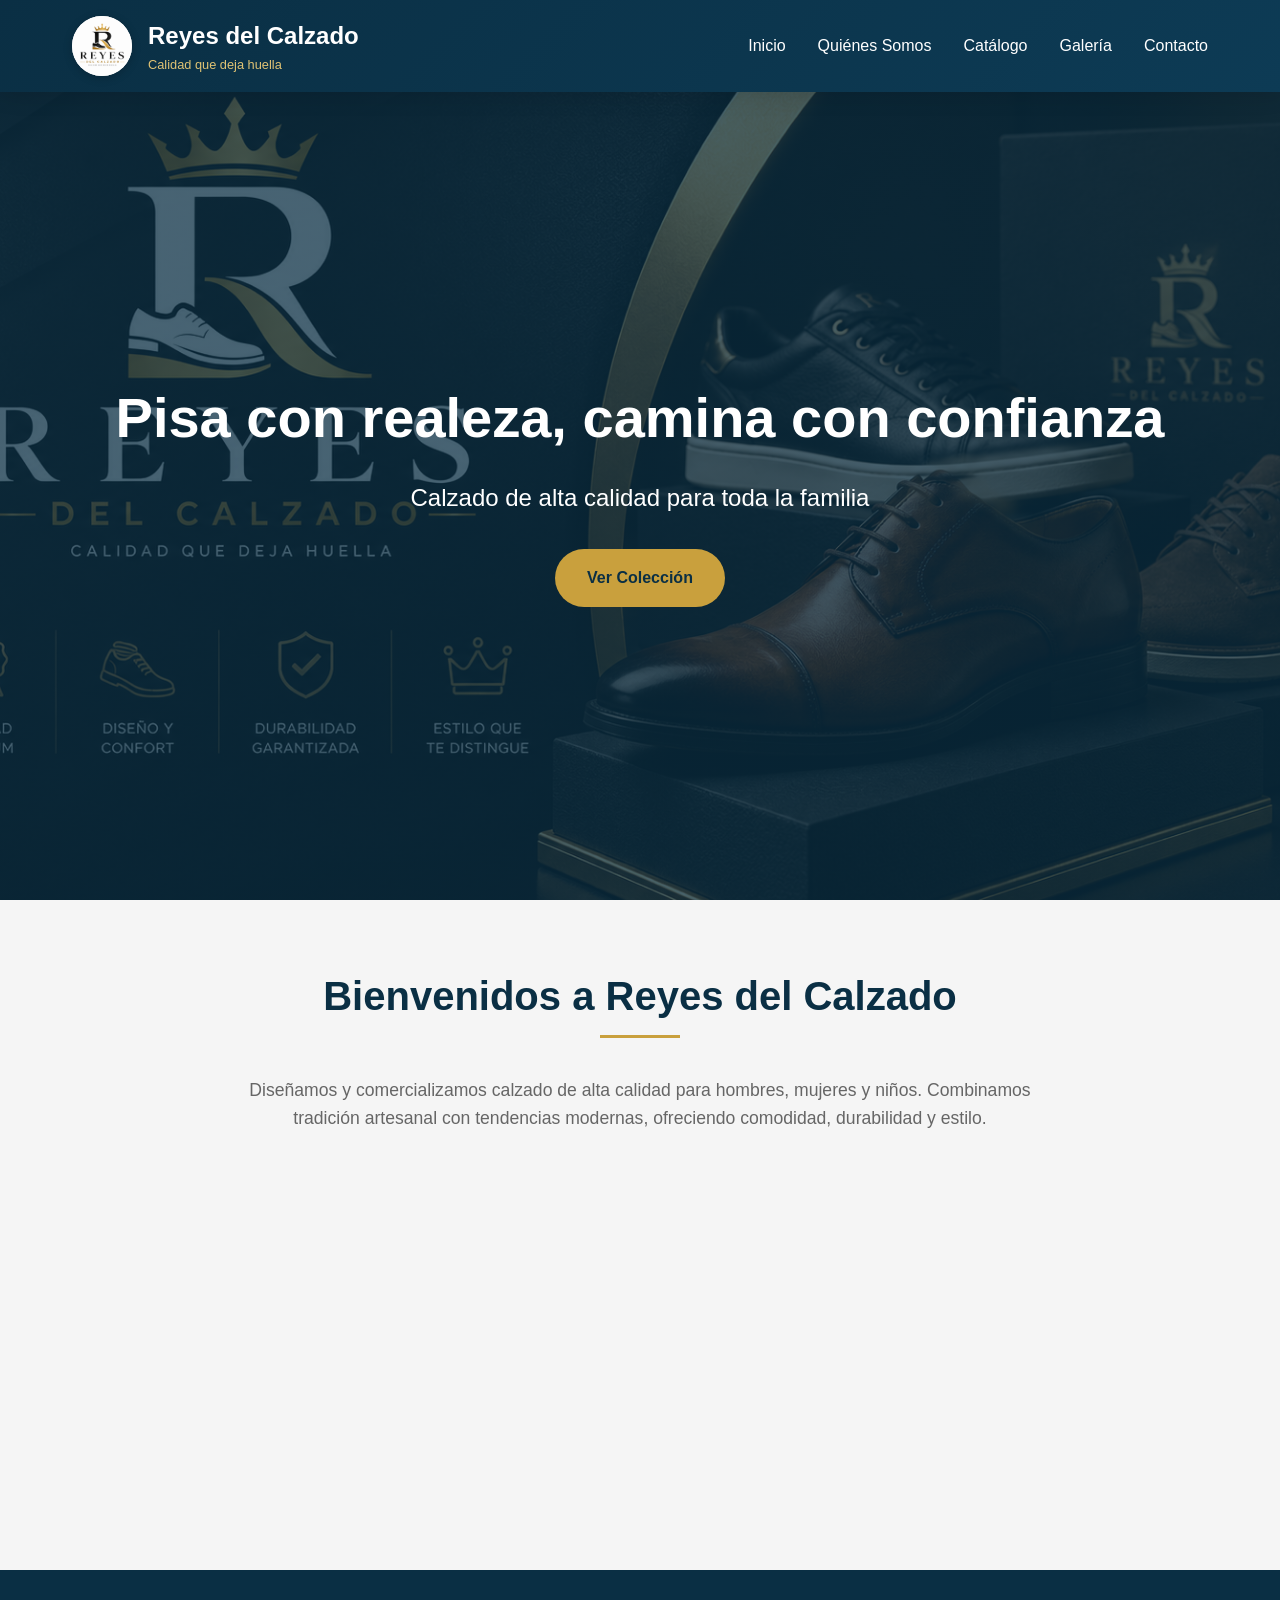
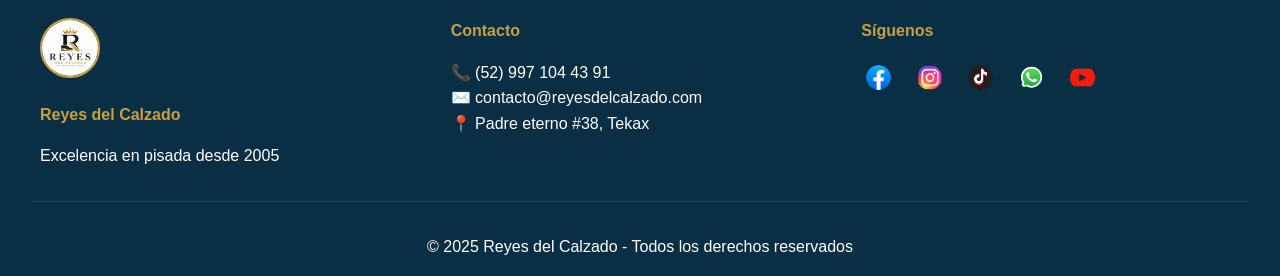
<file: index.html>
<!DOCTYPE html>
<html lang="es">
<head>
    <meta charset="UTF-8">
    <meta name="viewport" content="width=device-width, initial-scale=1.0">
    <title>Reyes del Calzado | Inicio</title>
    <link rel="stylesheet" href="css/style.css">
    <link rel="stylesheet" href="css/inicio.css">
</head>
<body>
    <header class="header">
        <div class="nav-container">
            <div class="logo">
                <div class="logo-img">
                    <img src="img/Logo-Reyes-del-calzado.png" alt="Logo Reyes del Calzado">
                </div>
                <div>
                    <h1>Reyes del Calzado</h1>
                    <p>Calidad que deja huella</p>
                </div>
            </div>
            <div class="hamburger">
                <span></span>
                <span></span>
                <span></span>
            </div>
            <nav>
                <ul class="nav-menu">
                    <li><a href="index.html">Inicio</a></li>
                    <li><a href="quienes-somos.html">Quiénes Somos</a></li>
                    <li><a href="catalogo.html">Catálogo</a></li>
                    <li><a href="galeria.html">Galería</a></li>
                    <li><a href="contacto.html">Contacto</a></li>
                </ul>
            </nav>
        </div>
    </header>

    <main>
        <section class="hero">
            <div class="hero-content">
                <h1>Pisa con realeza, camina con confianza</h1>
                <p>Calzado de alta calidad para toda la familia</p>
                <a href="catalogo.html" class="btn">Ver Colección</a>
            </div>
        </section>

        <section class="main-content">
            <div class="welcome-section">
                <h2>Bienvenidos a Reyes del Calzado</h2>
                <p>Diseñamos y comercializamos calzado de alta calidad para hombres, mujeres y niños. Combinamos tradición artesanal con tendencias modernas, ofreciendo comodidad, durabilidad y estilo.</p>
            </div>

            <div class="features">
                <div class="feature-card">
                    <div class="feature-icon">👞</div>
                    <h3>Calidad Premium</h3>
                    <p>Materiales seleccionados y acabados perfectos</p>
                </div>
                <div class="feature-card">
                    <div class="feature-icon">🚚</div>
                    <h3>Envíos Gratis</h3>
                    <p>Entregas a todo México sin costo adicional</p>
                </div>
                <div class="feature-card">
                    <div class="feature-icon">🔄</div>
                    <h3>Garantía 30 días</h3>
                    <p>Satisfacción garantizada o te devolvemos tu dinero</p>
                </div>
                <div class="feature-card">
                    <div class="feature-icon">💳</div>
                    <h3>Meses sin intereses</h3>
                    <p>Paga cómodamente a 12 meses</p>
                </div>
            </div>
        </section>
    </main>

    <footer class="footer">
        <div class="footer-content">
            <div class="footer-section">
                <div class="footer-logo">
                    <img src="img/Logo-Reyes-del-calzado.png" alt="Reyes del Calzado" class="footer-logo-img">
                </div>
                <h4>Reyes del Calzado</h4>
                <p>Excelencia en pisada desde 2005</p>
            </div>
            <div class="footer-section">
                <h4>Contacto</h4>
                <p>📞 (52) 997 104 43 91</p>
                <p>✉️ contacto@reyesdelcalzado.com</p>
                <p>📍 Padre eterno #38, Tekax</p>
            </div>
            <div class="footer-section">
                <h4>Síguenos</h4>
                <div class="footer-social">
                    <a href="https://www.facebook.com/share/18cxKoMvYc/?mibextid=wwXIfr" target="_blank">
                        <img src="img/2021_Facebook_icon.png" alt="Facebook">
                    </a>
                    <a href="https://www.instagram.com/reyesdelcalzado1?igsh=amY1YTlkZ3p3cjBh&utm_source=qr" target="_blank">
                        <img src="img/Instagram-Logo-2016.png" alt="Instagram">
                    </a>
                    <a href="https://www.tiktok.com/@reyesdelcalzado?_r=1&_t=ZS-96dkFG7l9kI" target="_blank">
                        <img src="img/tiktok2.png" alt="TikTok">
                    </a>
                    <a href="https://wa.me/529971044391" target="_blank">
                        <img src="img/WhatsApp_icon.png" alt="WhatsApp">
                    </a>
                    <a href="https://youtube.com/@reyescalzado?si=844AtB_hsozK7NSe" target="_blank">
                        <img src="img/174883.png" alt="YouTube">
                    </a>
                </div>
            </div>
        </div>
        <div class="footer-bottom">
            <p>&copy; 2025 Reyes del Calzado - Todos los derechos reservados</p>
        </div>
    </footer>

    <div id="logoModal" class="modal">
        <div class="modal-content">
            <span class="close-modal">&times;</span>
            <img src="img/Logo-Reyes-del-calzado.png" alt="Logo Reyes del Calzado - Ampliado" id="modalLogoImg">
        </div>
    </div>

    <script src="js/main.js"></script>
</body>
</html>
</file>
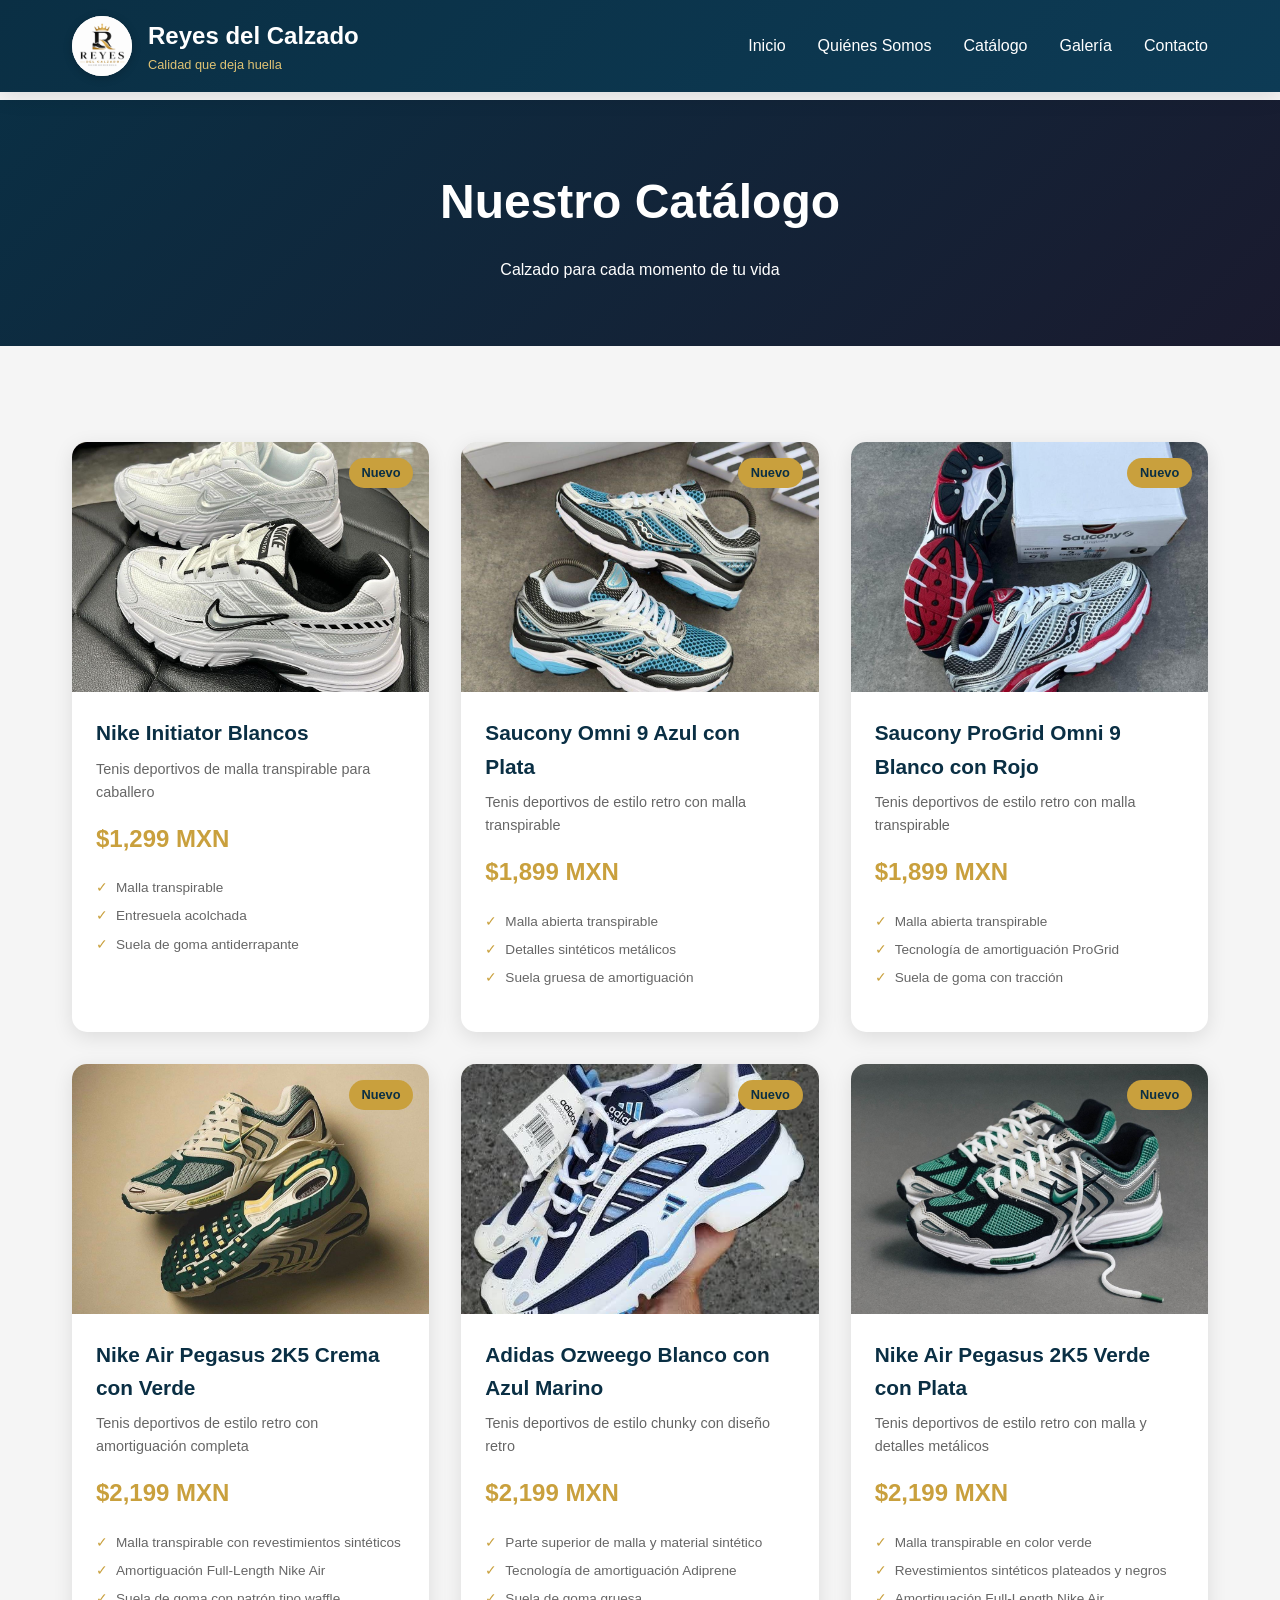
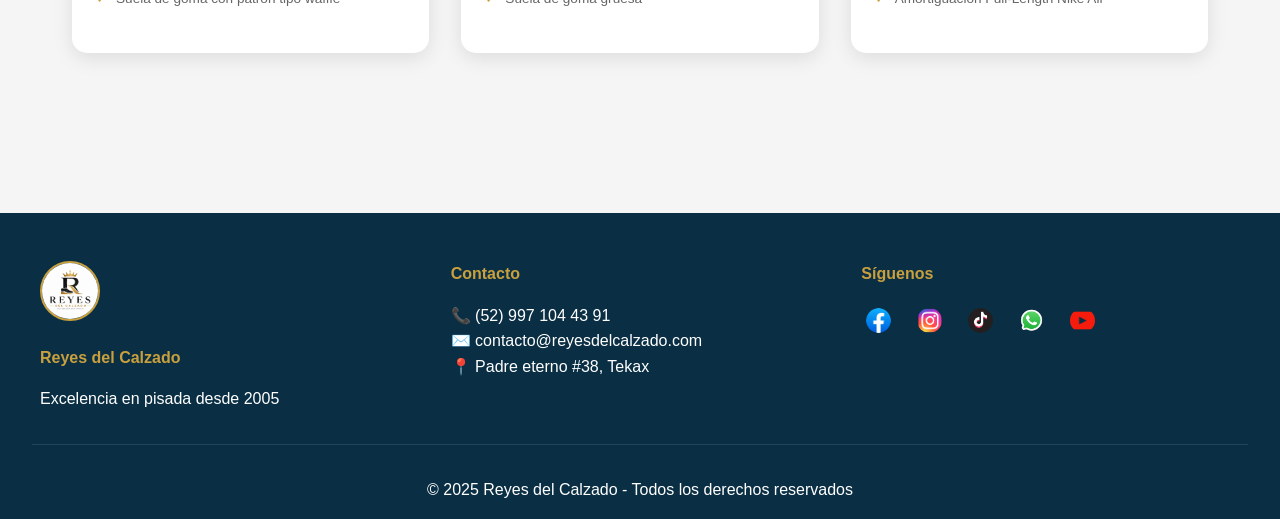
<file: catalogo.html>
<!DOCTYPE html>
<html lang="es">
<head>
    <meta charset="UTF-8">
    <meta name="viewport" content="width=device-width, initial-scale=1.0">
    <title>Reyes del Calzado | Catálogo</title>
    <link rel="stylesheet" href="css/style.css">
    <link rel="stylesheet" href="css/catalogo.css">
</head>
<body>
    <header class="header">
        <div class="nav-container">
            <div class="logo">
                <div class="logo-img">
                    <img src="img/Logo-Reyes-del-calzado.png" alt="Logo Reyes del Calzado">
                </div>
                <div>
                    <h1>Reyes del Calzado</h1>
                    <p>Calidad que deja huella</p>
                </div>
            </div>
            <div class="hamburger">
                <span></span>
                <span></span>
                <span></span>
            </div>
            <nav>
                <ul class="nav-menu">
                    <li><a href="index.html">Inicio</a></li>
                    <li><a href="quienes-somos.html">Quiénes Somos</a></li>
                    <li><a href="catalogo.html">Catálogo</a></li>
                    <li><a href="galeria.html">Galería</a></li>
                    <li><a href="contacto.html">Contacto</a></li>
                </ul>
            </nav>
        </div>
    </header>

    <main style="margin-top: 100px;">
        <section class="catalogo-hero">
            <h1>Nuestro Catálogo</h1>
            <p>Calzado para cada momento de tu vida</p>
        </section>

        <section class="main-content">
            <div class="productos-grid" id="productos-container"></div>
        </section>
    </main>

    <footer class="footer">
        <div class="footer-content">
            <div class="footer-section">
                <div class="footer-logo">
                    <img src="img/Logo-Reyes-del-calzado.png" alt="Reyes del Calzado" class="footer-logo-img">
                </div>
                <h4>Reyes del Calzado</h4>
                <p>Excelencia en pisada desde 2005</p>
            </div>
            <div class="footer-section">
                <h4>Contacto</h4>
                <p>📞 (52) 997 104 43 91</p>
                <p>✉️ contacto@reyesdelcalzado.com</p>
                <p>📍 Padre eterno #38, Tekax</p>
            </div>
            <div class="footer-section">
                <h4>Síguenos</h4>
                <div class="footer-social">
                    <a href="https://www.facebook.com/ReyesDelCalzadoOficial" target="_blank">
                        <img src="img/2021_Facebook_icon.png" alt="Facebook">
                    </a>
                    <a href="https://www.instagram.com/reyesdelcalzado/" target="_blank">
                        <img src="img/Instagram-Logo-2016.png" alt="Instagram">
                    </a>
                    <a href="https://www.tiktok.com/@reyesdelcalzado" target="_blank">
                        <img src="img/tiktok2.png" alt="TikTok">
                    </a>
                    <a href="https://wa.me/529971044391" target="_blank">
                        <img src="img/WhatsApp_icon.png" alt="WhatsApp">
                    </a>
                    <a href="https://www.youtube.com/@ReyesDelCalzado" target="_blank">
                        <img src="img/174883.png" alt="YouTube">
                    </a>
                </div>
            </div>
        </div>
        <div class="footer-bottom">
            <p>&copy; 2025 Reyes del Calzado - Todos los derechos reservados</p>
        </div>
    </footer>

    <div id="logoModal" class="modal">
        <div class="modal-content">
            <span class="close-modal">&times;</span>
            <img src="img/Logo-Reyes-del-calzado.png" alt="Logo Reyes del Calzado - Ampliado" id="modalLogoImg">
        </div>
    </div>

    <script src="js/main.js"></script>
</body>
</html>
</file>
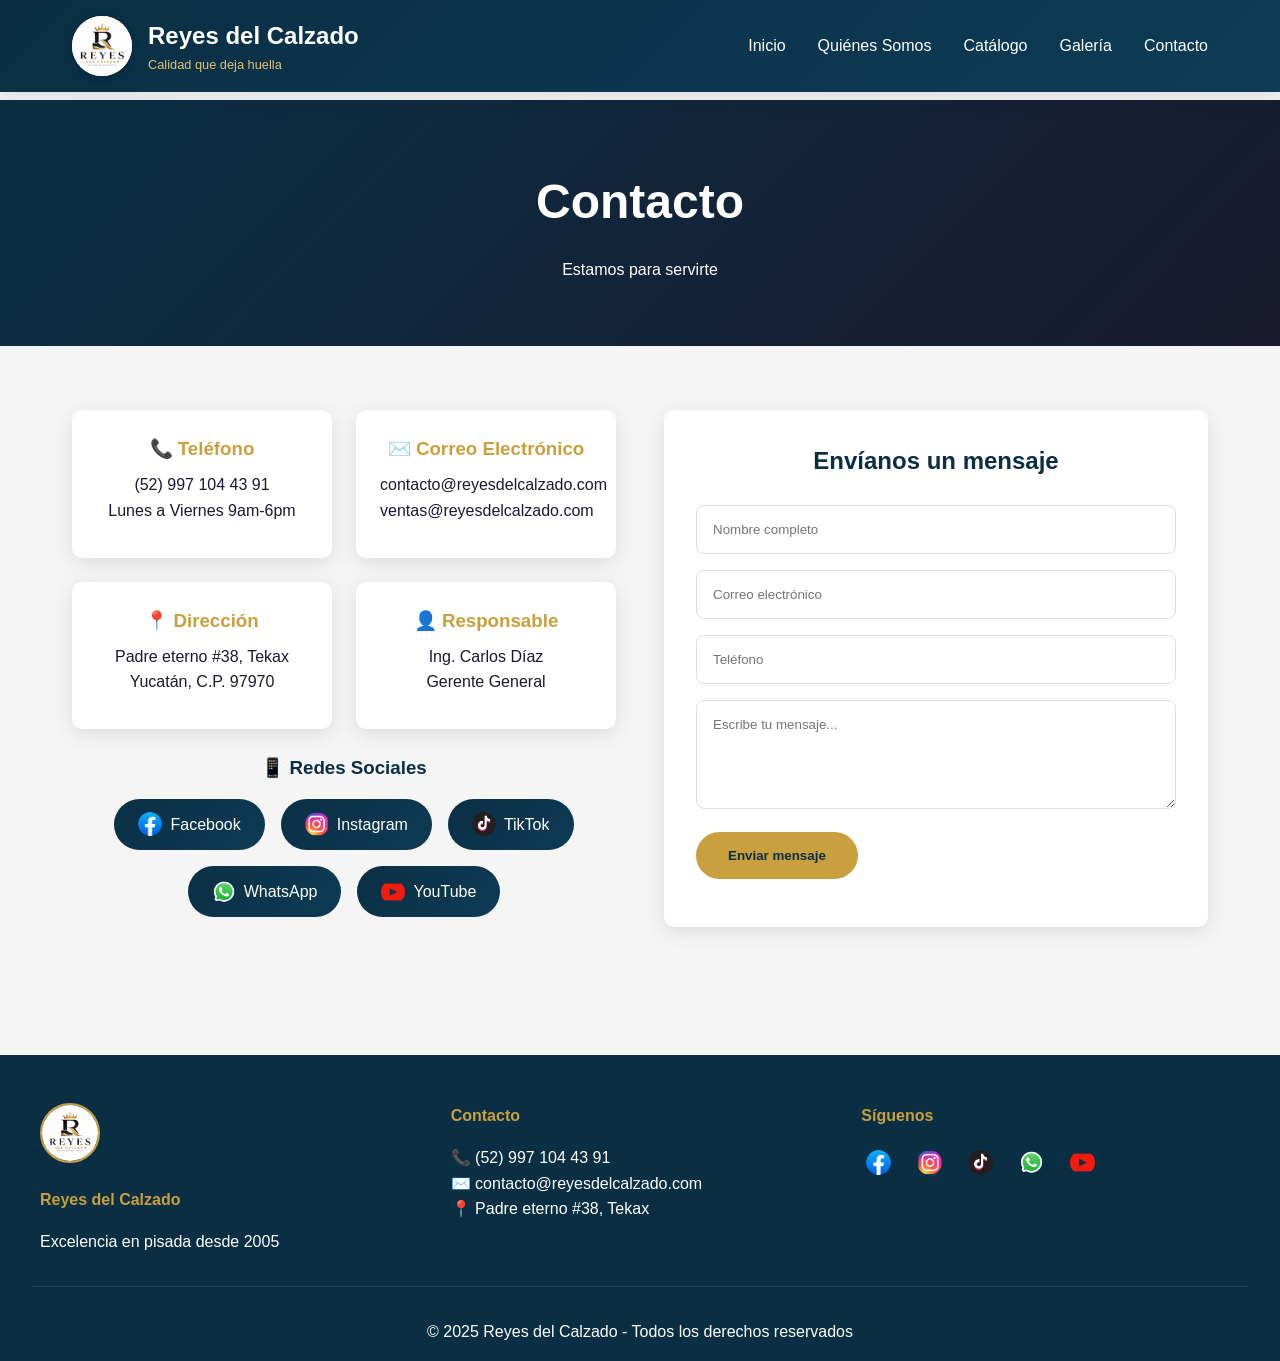
<file: contacto.html>
<!DOCTYPE html>
<html lang="es">
<head>
    <meta charset="UTF-8">
    <meta name="viewport" content="width=device-width, initial-scale=1.0">
    <title>Reyes del Calzado | Contacto</title>
    <link rel="stylesheet" href="css/style.css">
    <link rel="stylesheet" href="css/contacto.css">
</head>
<body>
    <header class="header">
        <div class="nav-container">
            <div class="logo">
                <div class="logo-img">
                    <img src="img/Logo-Reyes-del-calzado.png" alt="Logo Reyes del Calzado">
                </div>
                <div>
                    <h1>Reyes del Calzado</h1>
                    <p>Calidad que deja huella</p>
                </div>
            </div>
            <div class="hamburger">
                <span></span>
                <span></span>
                <span></span>
            </div>
            <nav>
                <ul class="nav-menu">
                    <li><a href="index.html">Inicio</a></li>
                    <li><a href="quienes-somos.html">Quiénes Somos</a></li>
                    <li><a href="catalogo.html">Catálogo</a></li>
                    <li><a href="galeria.html">Galería</a></li>
                    <li><a href="contacto.html">Contacto</a></li>
                </ul>
            </nav>
        </div>
    </header>

    <main style="margin-top: 100px;">
        <section class="contacto-hero">
            <h1>Contacto</h1>
            <p>Estamos para servirte</p>
        </section>

        <section class="main-content">
            <div class="contacto-container">
                <div class="info-contacto">
                    <div class="info-card">
                        <h3>📞 Teléfono</h3>
                        <p>(52) 997 104 43 91</p>
                        <p>Lunes a Viernes 9am-6pm</p>
                    </div>
                    <div class="info-card">
                        <h3>✉️ Correo Electrónico</h3>
                        <p>contacto@reyesdelcalzado.com</p>
                        <p>ventas@reyesdelcalzado.com</p>
                    </div>
                    <div class="info-card">
                        <h3>📍 Dirección</h3>
                        <p>Padre eterno #38, Tekax</p>
                        <p>Yucatán, C.P. 97970</p>
                    </div>
                    <div class="info-card">
                        <h3>👤 Responsable</h3>
                        <p>Ing. Carlos Díaz</p>
                        <p>Gerente General</p>
                    </div>
                    <div class="social-links">
                        <h3>📱 Redes Sociales</h3>
                        <div class="social-buttons">
                            <a href="https://www.facebook.com/share/18cxKoMvYc/?mibextid=wwXIfr" target="_blank" class="social-btn">
                                <img src="img/2021_Facebook_icon.png" alt="Facebook" class="social-icon">
                                Facebook
                            </a>
                            <a href="https://www.instagram.com/reyesdelcalzado1?igsh=amY1YTlkZ3p3cjBh&utm_source=qr" target="_blank" class="social-btn">
                                <img src="img/Instagram-Logo-2016.png" alt="Instagram" class="social-icon">
                                Instagram
                            </a>
                            <a href="https://www.tiktok.com/@reyesdelcalzado?_r=1&_t=ZS-96dkFG7l9kI" target="_blank" class="social-btn">
                                <img src="img/tiktok2.png" alt="TikTok" class="social-icon">
                                TikTok
                            </a>
                            <a href="https://wa.me/529971044391" target="_blank" class="social-btn">
                                <img src="img/WhatsApp_icon.png" alt="WhatsApp" class="social-icon">
                                WhatsApp
                            </a>
                            <a href="https://youtube.com/@reyescalzado?si=844AtB_hsozK7NSe" target="_blank" class="social-btn">
                                <img src="img/174883.png" alt="YouTube" class="social-icon">
                                YouTube
                            </a>
                        </div>
                    </div>
                </div>

                <div class="formulario-contacto">
                    <h2>Envíanos un mensaje</h2>
                    <form id="contactForm">
                        <input type="text" id="nombre" placeholder="Nombre completo" required>
                        <input type="email" id="email" placeholder="Correo electrónico" required>
                        <input type="tel" id="telefono" placeholder="Teléfono">
                        <textarea id="mensaje" rows="5" placeholder="Escribe tu mensaje..." required></textarea>
                        <button type="submit" class="btn">Enviar mensaje</button>
                    </form>
                    <div id="form-mensaje" class="form-mensaje"></div>
                </div>
            </div>
        </section>
    </main>

    <footer class="footer">
        <div class="footer-content">
            <div class="footer-section">
                <div class="footer-logo">
                    <img src="img/Logo-Reyes-del-calzado.png" alt="Reyes del Calzado" class="footer-logo-img">
                </div>
                <h4>Reyes del Calzado</h4>
                <p>Excelencia en pisada desde 2005</p>
            </div>
            <div class="footer-section">
                <h4>Contacto</h4>
                <p>📞 (52) 997 104 43 91</p>
                <p>✉️ contacto@reyesdelcalzado.com</p>
                <p>📍 Padre eterno #38, Tekax</p>
            </div>
            <div class="footer-section">
                <h4>Síguenos</h4>
                <div class="footer-social">
                    <a href="https://www.facebook.com/share/18cxKoMvYc/?mibextid=wwXIfr" target="_blank">
                        <img src="img/2021_Facebook_icon.png" alt="Facebook">
                    </a>
                    <a href="https://www.instagram.com/reyesdelcalzado1?igsh=amY1YTlkZ3p3cjBh&utm_source=qr" target="_blank">
                        <img src="img/Instagram-Logo-2016.png" alt="Instagram">
                    </a>
                    <a href="https://www.tiktok.com/@reyesdelcalzado?_r=1&_t=ZS-96dkFG7l9kI" target="_blank">
                        <img src="img/tiktok2.png" alt="TikTok">
                    </a>
                    <a href="https://wa.me/529971044391" target="_blank">
                        <img src="img/WhatsApp_icon.png" alt="WhatsApp">
                    </a>
                    <a href="https://youtube.com/@reyescalzado?si=844AtB_hsozK7NSe" target="_blank">
                        <img src="img/174883.png" alt="YouTube">
                    </a>
                </div>
            </div>
        </div>
        <div class="footer-bottom">
            <p>&copy; 2025 Reyes del Calzado - Todos los derechos reservados</p>
        </div>
    </footer>

    <div id="logoModal" class="modal">
        <div class="modal-content">
            <span class="close-modal">&times;</span>
            <img src="img/Logo-Reyes-del-calzado.png" alt="Logo Reyes del Calzado - Ampliado" id="modalLogoImg">
        </div>
    </div>

    <script src="js/main.js"></script>
</body>
</html>
</file>
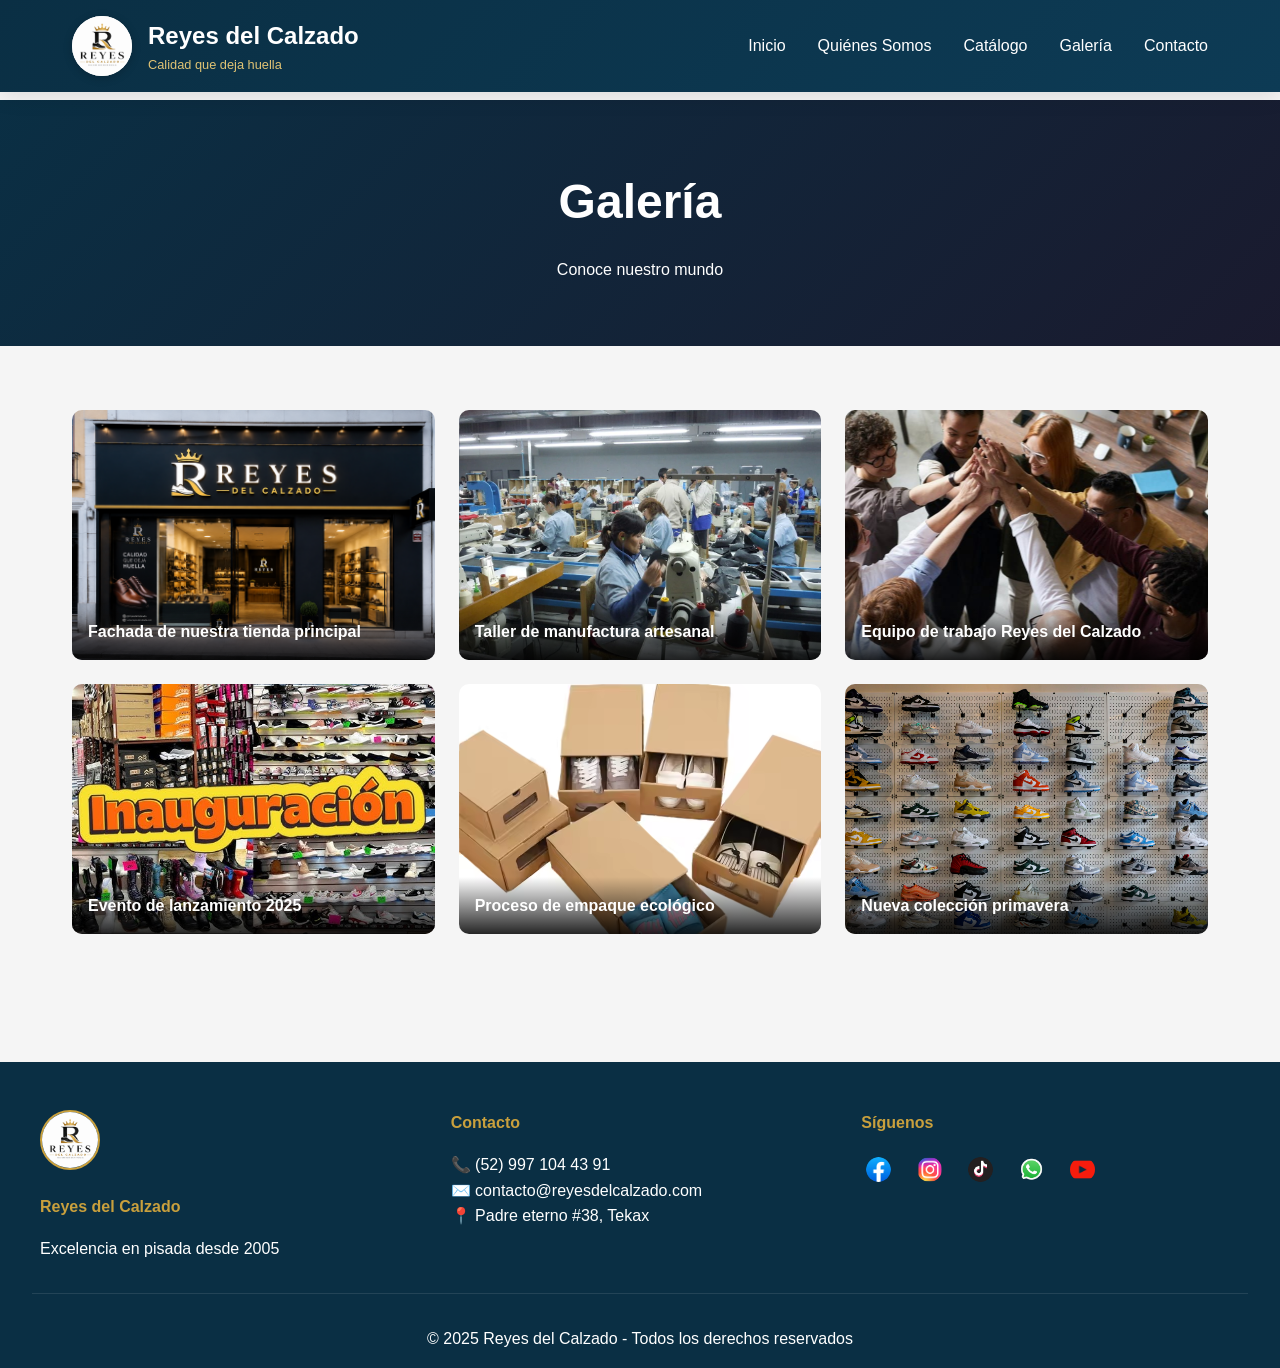
<file: galeria.html>
<!DOCTYPE html>
<html lang="es">
<head>
    <meta charset="UTF-8">
    <meta name="viewport" content="width=device-width, initial-scale=1.0">
    <title>Reyes del Calzado | Galería</title>
    <link rel="stylesheet" href="css/style.css">
    <link rel="stylesheet" href="css/galeria.css">
</head>
<body>
    <header class="header">
        <div class="nav-container">
            <div class="logo">
                <div class="logo-img">
                    <img src="img/Logo-Reyes-del-calzado.png" alt="Logo Reyes del Calzado">
                </div>
                <div>
                    <h1>Reyes del Calzado</h1>
                    <p>Calidad que deja huella</p>
                </div>
            </div>
            <div class="hamburger">
                <span></span>
                <span></span>
                <span></span>
            </div>
            <nav>
                <ul class="nav-menu">
                    <li><a href="index.html">Inicio</a></li>
                    <li><a href="quienes-somos.html">Quiénes Somos</a></li>
                    <li><a href="catalogo.html">Catálogo</a></li>
                    <li><a href="galeria.html">Galería</a></li>
                    <li><a href="contacto.html">Contacto</a></li>
                </ul>
            </nav>
        </div>
    </header>

    <main style="margin-top: 100px;">
        <section class="galeria-hero">
            <h1>Galería</h1>
            <p>Conoce nuestro mundo</p>
        </section>

        <section class="main-content">
            <div class="galeria-grid" id="galeria-container"></div>
        </section>
    </main>

    <footer class="footer">
        <div class="footer-content">
            <div class="footer-section">
                <div class="footer-logo">
                    <img src="img/Logo-Reyes-del-calzado.png" alt="Reyes del Calzado" class="footer-logo-img">
                </div>
                <h4>Reyes del Calzado</h4>
                <p>Excelencia en pisada desde 2005</p>
            </div>
            <div class="footer-section">
                <h4>Contacto</h4>
                <p>📞 (52) 997 104 43 91</p>
                <p>✉️ contacto@reyesdelcalzado.com</p>
                <p>📍 Padre eterno #38, Tekax</p>
            </div>
            <div class="footer-section">
                <h4>Síguenos</h4>
                <div class="footer-social">
                    <a href="https://www.facebook.com/share/18cxKoMvYc/?mibextid=wwXIfr" target="_blank">
                        <img src="img/2021_Facebook_icon.png" alt="Facebook">
                    </a>
                    <a href="https://www.instagram.com/reyesdelcalzado1?igsh=amY1YTlkZ3p3cjBh&utm_source=qr" target="_blank">
                        <img src="img/Instagram-Logo-2016.png" alt="Instagram">
                    </a>
                    <a href="https://www.tiktok.com/@reyesdelcalzado?_r=1&_t=ZS-96dkFG7l9kI" target="_blank">
                        <img src="img/tiktok2.png" alt="TikTok">
                    </a>
                    <a href="https://wa.me/529971044391" target="_blank">
                        <img src="img/WhatsApp_icon.png" alt="WhatsApp">
                    </a>
                    <a href="https://youtube.com/@reyescalzado?si=844AtB_hsozK7NSe" target="_blank">
                        <img src="img/174883.png" alt="YouTube">
                    </a>
                </div>
            </div>
        </div>
        <div class="footer-bottom">
            <p>&copy; 2025 Reyes del Calzado - Todos los derechos reservados</p>
        </div>
    </footer>

    <div id="logoModal" class="modal">
        <div class="modal-content">
            <span class="close-modal">&times;</span>
            <img src="img/Logo-Reyes-del-calzado.png" alt="Logo Reyes del Calzado - Ampliado" id="modalLogoImg">
        </div>
    </div>

    <script src="js/main.js"></script>
</body>
</html>
</file>
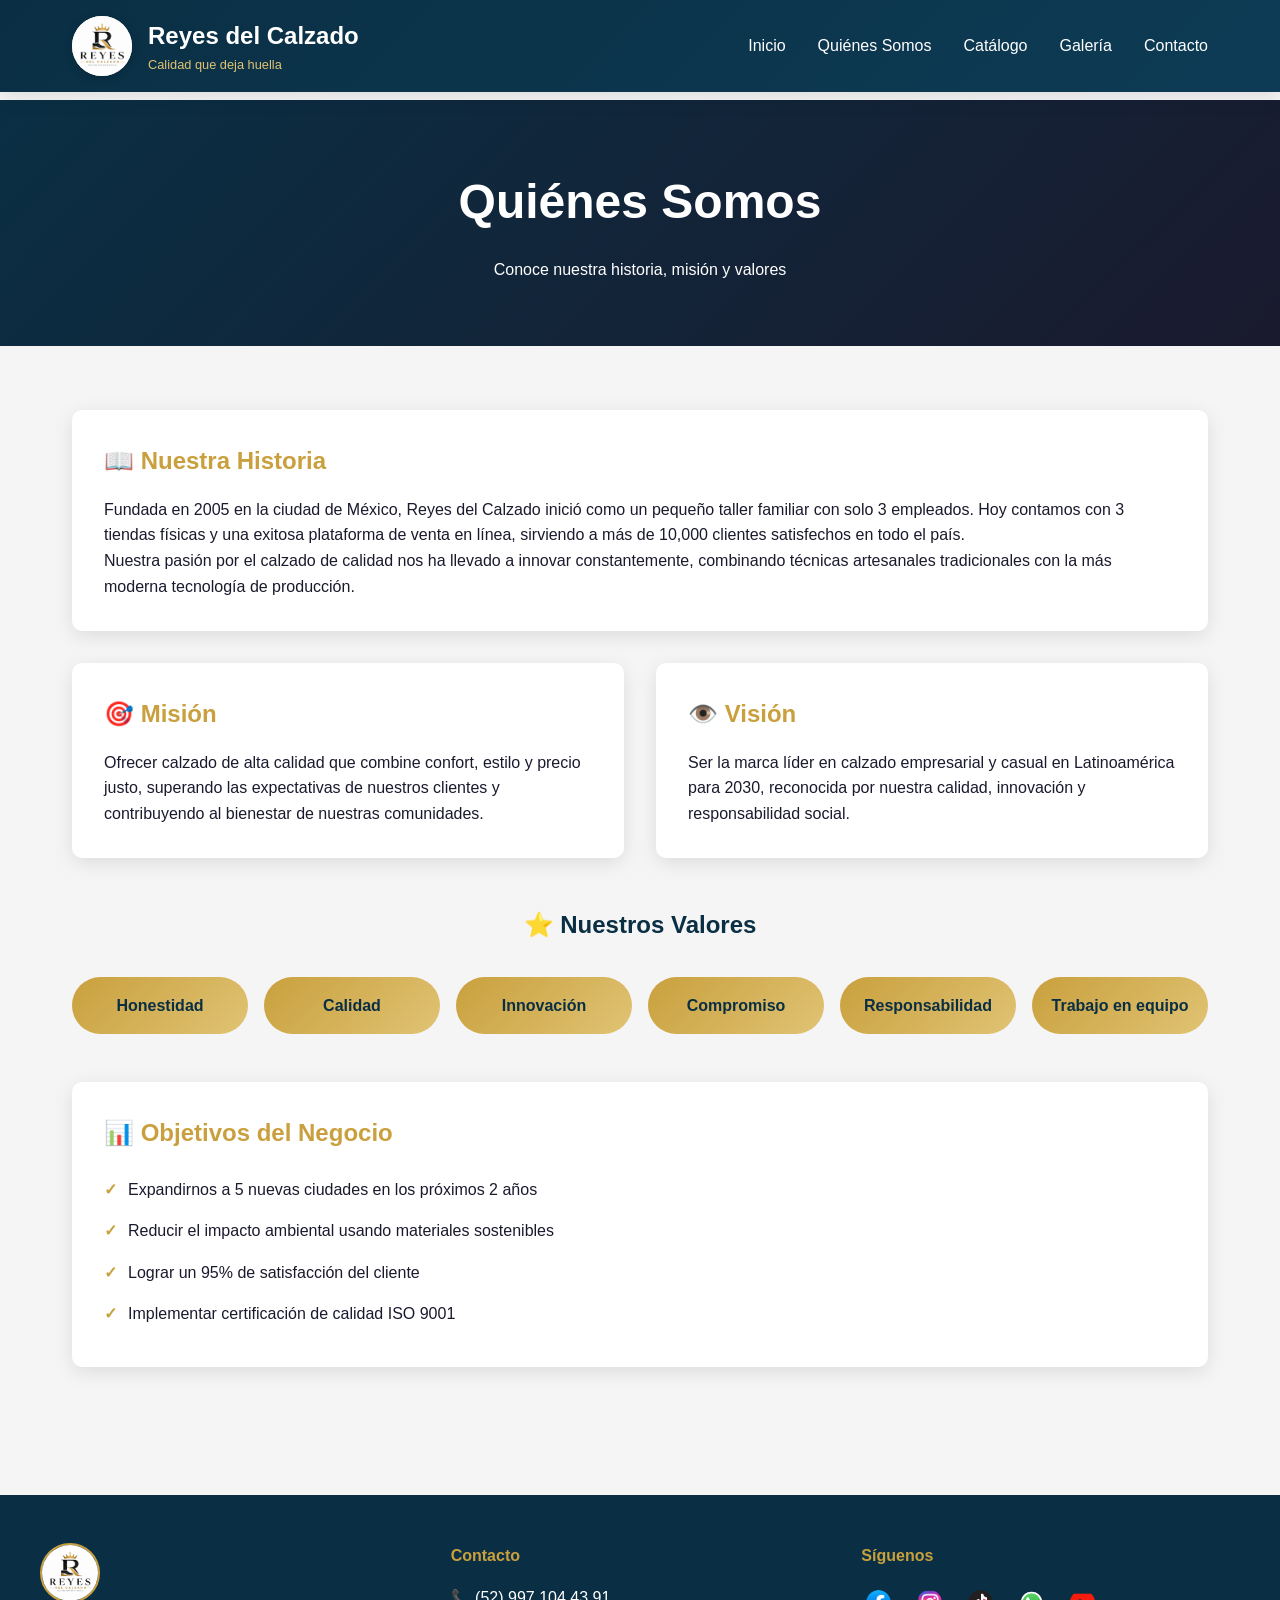
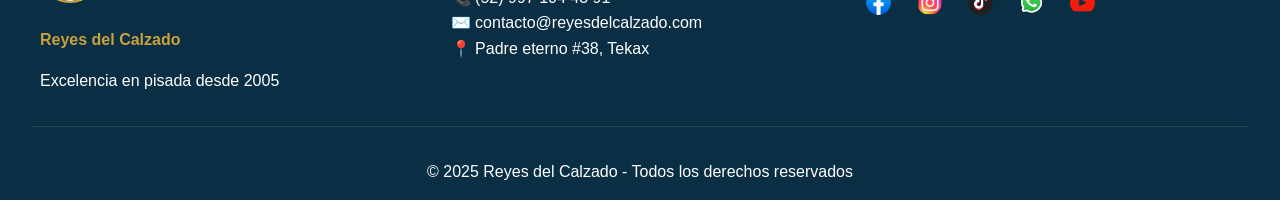
<file: quienes-somos.html>
<!DOCTYPE html>
<html lang="es">
<head>
    <meta charset="UTF-8">
    <meta name="viewport" content="width=device-width, initial-scale=1.0">
    <title>Reyes del Calzado | Quiénes Somos</title>
    <link rel="stylesheet" href="css/style.css">
    <link rel="stylesheet" href="css/quienes-somos.css">
</head>
<body>
    <header class="header">
        <div class="nav-container">
            <div class="logo">
                <div class="logo-img">
                    <img src="img/Logo-Reyes-del-calzado.png" alt="Logo Reyes del Calzado">
                </div>
                <div>
                    <h1>Reyes del Calzado</h1>
                    <p>Calidad que deja huella</p>
                </div>
            </div>
            <div class="hamburger">
                <span></span>
                <span></span>
                <span></span>
            </div>
            <nav>
                <ul class="nav-menu">
                    <li><a href="index.html">Inicio</a></li>
                    <li><a href="quienes-somos.html">Quiénes Somos</a></li>
                    <li><a href="catalogo.html">Catálogo</a></li>
                    <li><a href="galeria.html">Galería</a></li>
                    <li><a href="contacto.html">Contacto</a></li>
                </ul>
            </nav>
        </div>
    </header>

    <main style="margin-top: 100px;">
        <section class="about-hero">
            <h1>Quiénes Somos</h1>
            <p>Conoce nuestra historia, misión y valores</p>
        </section>

        <section class="main-content">
            <div class="history-section">
                <h2>📖 Nuestra Historia</h2>
                <p>Fundada en 2005 en la ciudad de México, Reyes del Calzado inició como un pequeño taller familiar con solo 3 empleados. Hoy contamos con 3 tiendas físicas y una exitosa plataforma de venta en línea, sirviendo a más de 10,000 clientes satisfechos en todo el país.</p>
                <p>Nuestra pasión por el calzado de calidad nos ha llevado a innovar constantemente, combinando técnicas artesanales tradicionales con la más moderna tecnología de producción.</p>
            </div>

            <div class="mission-vision">
                <div class="card">
                    <h3>🎯 Misión</h3>
                    <p>Ofrecer calzado de alta calidad que combine confort, estilo y precio justo, superando las expectativas de nuestros clientes y contribuyendo al bienestar de nuestras comunidades.</p>
                </div>
                <div class="card">
                    <h3>👁️ Visión</h3>
                    <p>Ser la marca líder en calzado empresarial y casual en Latinoamérica para 2030, reconocida por nuestra calidad, innovación y responsabilidad social.</p>
                </div>
            </div>

            <div class="values">
                <h2>⭐ Nuestros Valores</h2>
                <div class="values-grid">
                    <div class="value-item">Honestidad</div>
                    <div class="value-item">Calidad</div>
                    <div class="value-item">Innovación</div>
                    <div class="value-item">Compromiso</div>
                    <div class="value-item">Responsabilidad</div>
                    <div class="value-item">Trabajo en equipo</div>
                </div>
            </div>

            <div class="objectives">
                <h2>📊 Objetivos del Negocio</h2>
                <ul>
                    <li>Expandirnos a 5 nuevas ciudades en los próximos 2 años</li>
                    <li>Reducir el impacto ambiental usando materiales sostenibles</li>
                    <li>Lograr un 95% de satisfacción del cliente</li>
                    <li>Implementar certificación de calidad ISO 9001</li>
                </ul>
            </div>
        </section>
    </main>

    <footer class="footer">
        <div class="footer-content">
            <div class="footer-section">
                <div class="footer-logo">
                    <img src="img/Logo-Reyes-del-calzado.png" alt="Reyes del Calzado" class="footer-logo-img">
                </div>
                <h4>Reyes del Calzado</h4>
                <p>Excelencia en pisada desde 2005</p>
            </div>
            <div class="footer-section">
                <h4>Contacto</h4>
                <p>📞 (52) 997 104 43 91</p>
                <p>✉️ contacto@reyesdelcalzado.com</p>
                <p>📍 Padre eterno #38, Tekax</p>
            </div>
            <div class="footer-section">
                <h4>Síguenos</h4>
                <div class="footer-social">
                    <a href="https://www.facebook.com/share/18cxKoMvYc/?mibextid=wwXIfr" target="_blank">
                        <img src="img/2021_Facebook_icon.png" alt="Facebook">
                    </a>
                    <a href="https://www.instagram.com/reyesdelcalzado1?igsh=amY1YTlkZ3p3cjBh&utm_source=qr" target="_blank">
                        <img src="img/Instagram-Logo-2016.png" alt="Instagram">
                    </a>
                    <a href="https://www.tiktok.com/@reyesdelcalzado?_r=1&_t=ZS-96dkFG7l9kI" target="_blank">
                        <img src="img/tiktok2.png" alt="TikTok">
                    </a>
                    <a href="https://wa.me/529971044391" target="_blank">
                        <img src="img/WhatsApp_icon.png" alt="WhatsApp">
                    </a>
                    <a href="https://youtube.com/@reyescalzado?si=844AtB_hsozK7NSe" target="_blank">
                        <img src="img/174883.png" alt="YouTube">
                    </a>
                </div>
            </div>
        </div>
        <div class="footer-bottom">
            <p>&copy; 2025 Reyes del Calzado - Todos los derechos reservados</p>
        </div>
    </footer>

    <div id="logoModal" class="modal">
        <div class="modal-content">
            <span class="close-modal">&times;</span>
            <img src="img/Logo-Reyes-del-calzado.png" alt="Logo Reyes del Calzado - Ampliado" id="modalLogoImg">
        </div>
    </div>

    <script src="js/main.js"></script>
</body>
</html>
</file>
<file: css/style.css>
:root {
    --primary: #0a2f44;
    --secondary: #c9a03d;
    --gold-light: #e0c374;
    --dark: #1a1a2e;
    --light: #f5f5f5;
    --white: #ffffff;
    --gray: #666666;
    --shadow: 0 5px 20px rgba(0,0,0,0.1);
    --transition: all 0.3s ease;
}

* {
    margin: 0;
    padding: 0;
    box-sizing: border-box;
}

body {
    font-family: 'Segoe UI', Tahoma, Geneva, Verdana, sans-serif;
    line-height: 1.6;
    color: var(--dark);
    background-color: var(--light);
    overflow-x: hidden;
}

.header {
    background: linear-gradient(135deg, var(--primary) 0%, #0d3b55 100%);
    color: var(--white);
    position: fixed;
    width: 100%;
    top: 0;
    left: 0;
    z-index: 1000;
    box-shadow: var(--shadow);
}

.nav-container {
    max-width: 1200px;
    margin: 0 auto;
    padding: 1rem 2rem;
    display: flex;
    justify-content: space-between;
    align-items: center;
    flex-wrap: wrap;
}

.logo {
    display: flex;
    align-items: center;
    gap: 1rem;
}

.logo-img {
    width: 60px;
    height: 60px;
    border-radius: 50%;
    display: flex;
    align-items: center;
    justify-content: center;
    overflow: hidden;
    background-color: var(--white);
    box-shadow: 0 2px 10px rgba(0,0,0,0.2);
    cursor: pointer;
    transition: var(--transition);
}

.logo-img:hover {
    transform: scale(1.05);
    box-shadow: 0 4px 15px rgba(0,0,0,0.3);
}

.logo-img img {
    width: 100%;
    height: 100%;
    object-fit: cover;
    object-position: center;
}

.logo h1 {
    font-size: 1.5rem;
    font-weight: 600;
}

.logo p {
    font-size: 0.8rem;
    color: var(--gold-light);
}

.hamburger {
    display: none;
    flex-direction: column;
    cursor: pointer;
    gap: 5px;
    z-index: 1001;
}

.hamburger span {
    width: 30px;
    height: 3px;
    background: var(--white);
    border-radius: 3px;
    transition: var(--transition);
}

.hamburger.active span:nth-child(1) {
    transform: rotate(45deg) translate(8px, 6px);
}

.hamburger.active span:nth-child(2) {
    opacity: 0; 
}

.hamburger.active span:nth-child(3) {
    transform: rotate(-45deg) translate(8px, -6px);
}

.nav-menu {
    display: flex;
    list-style: none;
    gap: 2rem;
}

.nav-menu a {
    color: var(--white);
    text-decoration: none;
    font-weight: 500;
    transition: var(--transition);
    position: relative;
}

.nav-menu a:hover {
    color: var(--secondary);
}

.nav-menu a::after {
    content: '';
    position: absolute;
    bottom: -5px;
    left: 0;
    width: 0;
    height: 2px;
    background: var(--secondary);
    transition: var(--transition);
}

.nav-menu a:hover::after {
    width: 100%;
}

.hero {
    min-height: calc(100vh - 80px);
    height: auto;
    background: linear-gradient(rgba(10,47,68,0.75), rgba(10,47,68,0.75)), url('../img/Banner.png');
    background-size: cover;
    background-position: center;
    background-attachment: fixed;
    display: flex;
    align-items: center;
    justify-content: center;
    text-align: center;
    color: var(--white);
    margin-top: 80px; 
    padding: 2rem;
}

.hero-content h1 {
    font-size: 3.5rem;
    margin-bottom: 1rem;
    animation: fadeInUp 1s ease;
}

.hero-content p {
    font-size: 1.5rem;
    margin-bottom: 2rem;
    animation: fadeInUp 1s ease 0.3s both;
}

.btn {
    display: inline-block;
    padding: 1rem 2rem;
    background: var(--secondary);
    color: var(--primary);
    text-decoration: none;
    border-radius: 50px;
    font-weight: bold;
    transition: var(--transition);
    border: none;
    cursor: pointer;
}

.btn:hover {
    background: var(--gold-light);
    transform: translateY(-3px);
    box-shadow: 0 10px 20px rgba(0,0,0,0.2);
}

.main-content {
    max-width: 1200px;
    margin: 0 auto;
    padding: 4rem 2rem;
}

.footer {
    background: var(--primary);
    color: var(--white);
    padding: 3rem 2rem 1rem;
    margin-top: 4rem;
}

.footer-content {
    max-width: 1200px;
    margin: 0 auto;
    display: grid;
    grid-template-columns: repeat(auto-fit, minmax(250px, 1fr));
    gap: 2rem;
}

.footer-section h4 {
    color: var(--secondary);
    margin-bottom: 1rem;
}

.footer-bottom {
    text-align: center;
    padding-top: 2rem;
    margin-top: 2rem;
    border-top: 1px solid rgba(255,255,255,0.1);
}

.footer-logo {
    margin-bottom: 1rem;
}

.footer-logo-img {
    width: 60px;
    height: 60px;
    border-radius: 50%;
    object-fit: cover;
    border: 2px solid var(--secondary);
}

.footer-social {
    display: flex;
    gap: 1rem;
    margin-top: 1rem;
    flex-wrap: wrap;
}

.footer-social a {
    display: inline-block;
    transition: var(--transition);
}

.footer-social a:hover {
    transform: translateY(-3px);
}

.footer-social img {
    width: 35px;
    height: 35px;
    border-radius: 50%;
    object-fit: cover;
    padding: 5px;
    transition: var(--transition);
}

.footer-social img:hover {
    background-color: var(--secondary);
    transform: scale(1.05);
}

.modal {
    display: none;
    position: fixed;
    z-index: 9999;
    left: 0;
    top: 0;
    width: 100%;
    height: 100%;
    background-color: rgba(0, 0, 0, 0.95);
    animation: fadeIn 0.3s ease;
    cursor: pointer;
}

.modal-content {
    position: relative;
    margin: auto;
    padding: 20px;
    width: 90%;
    max-width: 600px;
    top: 50%;
    transform: translateY(-50%);
    animation: zoomIn 0.3s ease;
}

.modal-content img {
    width: 100%;
    height: auto;
    border-radius: 20px;
    box-shadow: 0 0 30px rgba(0,0,0,0.5);
    background-color: white;
    padding: 10px;
}

.close-modal {
    position: absolute;
    top: -40px;
    right: 0;
    color: white;
    font-size: 40px;
    font-weight: bold;
    cursor: pointer;
    transition: var(--transition);
    z-index: 10000;
}

.close-modal:hover {
    color: var(--secondary);
    transform: scale(1.2);
}

@keyframes fadeInUp {
    from {
        opacity: 0;
        transform: translateY(30px);
    }
    to {
        opacity: 1;
        transform: translateY(0);
    }
}

@keyframes fadeIn {
    from { opacity: 0; }
    to { opacity: 1; }
}

@keyframes zoomIn {
    from {
        opacity: 0;
        transform: translateY(-50%) scale(0.8);
    }
    to {
        opacity: 1;
        transform: translateY(-50%) scale(1);
    }
}

@media (max-width: 768px) {
    .hamburger {
        display: flex;
    }
    
    .nav-menu {
        position: fixed;
        top: 70px;
        left: -100%;
        width: 100%;
        height: calc(100vh - 70px);
        background: linear-gradient(135deg, var(--primary) 0%, #0d3b55 100%);
        flex-direction: column;
        align-items: center;
        justify-content: center;
        gap: 2rem;
        transition: left 0.4s ease;
        z-index: 999;
        margin: 0;
        padding: 2rem;
    }
    
    .nav-menu.active {
        left: 0;
    }
    
    .nav-menu li {
        width: 100%;
        text-align: center;
    }
    
    .nav-menu a {
        font-size: 1.5rem;
        display: block;
        padding: 0.5rem;
    }
    
    .nav-menu a::after {
        display: none;
    }
    
    .hero {
        background: linear-gradient(rgba(10,47,68,0.75), rgba(10,47,68,0.75)), url('../img/Banner-movil.png');
        background-size: cover;
        background-position: center;
        background-attachment: scroll;
        margin-top: 70px;
        min-height: calc(100vh - 70px);
        padding: 2rem 1rem;
    }
    
    .hero-content h1 {
        font-size: 2rem;
    }
    
    .hero-content p {
        font-size: 1rem;
    }
    
    .logo-img {
        width: 50px;
        height: 50px;
    }
    
    .logo h1 {
        font-size: 1rem;
    }
    
    .logo p {
        font-size: 0.6rem;
    }
    
    .modal-content {
        width: 95%;
    }
    
    .main-content {
        padding: 2rem 1rem;
    }
    
    .footer-content {
        grid-template-columns: 1fr;
        text-align: center;
    }
    
    .footer-social {
        justify-content: center;
    }
    
    .footer-logo {
        display: flex;
        justify-content: center;
    }
}

@media (max-width: 480px) {
    .hero {
        min-height: calc(100vh - 70px);
    }
    
    .hero-content h1 {
        font-size: 1.5rem;
    }
    
    .hero-content p {
        font-size: 0.9rem;
    }
    
    .btn {
        padding: 0.8rem 1.5rem;
        font-size: 0.9rem;
    }
    
    .nav-menu a {
        font-size: 1.2rem;
    }
}
</file>
<file: css/inicio.css>
.welcome-section {
    text-align: center;
    margin-bottom: 4rem;
    animation: fadeIn 1s ease;
}

.welcome-section h2 {
    font-size: 2.5rem;
    color: var(--primary);
    margin-bottom: 1rem;
    position: relative;
    display: inline-block;
}

.welcome-section h2::after {
    content: '';
    position: absolute;
    bottom: -10px;
    left: 50%;
    transform: translateX(-50%);
    width: 80px;
    height: 3px;
    background: var(--secondary);
}

.welcome-section p {
    max-width: 800px;
    margin: 2rem auto 0;
    color: var(--gray);
    font-size: 1.1rem;
}

.features {
    display: grid;
    grid-template-columns: repeat(auto-fit, minmax(250px, 1fr));
    gap: 2rem;
    margin-top: 3rem;
}

.feature-card {
    background: var(--white);
    padding: 2rem;
    text-align: center;
    border-radius: 10px;
    box-shadow: var(--shadow);
    transition: var(--transition);
    cursor: pointer;
}

.feature-card:hover {
    transform: translateY(-10px);
    box-shadow: 0 15px 30px rgba(0,0,0,0.15);
}

.feature-icon {
    font-size: 3rem;
    margin-bottom: 1rem;
}

.feature-card h3 {
    color: var(--primary);
    margin-bottom: 0.5rem;
}

@media (max-width: 768px) {
    .welcome-section h2 {
        font-size: 1.8rem;
    }
    
    .welcome-section p {
        font-size: 0.95rem;
        padding: 0 1rem;
    }
    
    .features {
        grid-template-columns: 1fr;
        gap: 1rem;
    }
    
    .feature-card {
        padding: 1.5rem;
    }
}
</file>
<file: css/catalogo.css>
.catalogo-hero {
    background: linear-gradient(135deg, var(--primary), var(--dark));
    color: white;
    text-align: center;
    padding: 4rem 2rem;
}

.catalogo-hero h1 {
    font-size: 3rem;
    margin-bottom: 1rem;
}

.productos-grid {
    display: grid;
    grid-template-columns: repeat(auto-fit, minmax(280px, 1fr));
    gap: 2rem;
    padding: 2rem 0;
}

.producto-card {
    background: white;
    border-radius: 15px;
    overflow: hidden;
    box-shadow: var(--shadow);
    transition: var(--transition);
    cursor: pointer;
}

.producto-card:hover {
    transform: translateY(-10px);
    box-shadow: 0 20px 40px rgba(0,0,0,0.2);
}

.producto-imagen {
    height: 250px;
    background-size: cover;
    background-position: center;
    position: relative;
}

.producto-badge {
    position: absolute;
    top: 1rem;
    right: 1rem;
    background: var(--secondary);
    color: var(--primary);
    padding: 0.3rem 0.8rem;
    border-radius: 20px;
    font-weight: bold;
    font-size: 0.8rem;
}

.producto-info {
    padding: 1.5rem;
}

.producto-info h3 {
    color: var(--primary);
    margin-bottom: 0.5rem;
    font-size: 1.3rem;
}

.producto-descripcion {
    color: var(--gray);
    margin-bottom: 1rem;
    font-size: 0.9rem;
}

.producto-precio {
    font-size: 1.5rem;
    font-weight: bold;
    color: var(--secondary);
    margin-bottom: 0.5rem;
}

.producto-caracteristicas {
    list-style: none;
    padding: 0;
    margin: 1rem 0;
}

.producto-caracteristicas li {
    font-size: 0.85rem;
    padding: 0.2rem 0;
    color: var(--gray);
}

.producto-caracteristicas li::before {
    content: "✓";
    color: var(--secondary);
    margin-right: 0.5rem;
}

@media (max-width: 768px) {
    .catalogo-hero h1 {
        font-size: 2rem;
    }
    
    .productos-grid {
        grid-template-columns: 1fr;
        gap: 1.5rem;
    }
    
    .producto-imagen {
        height: 200px;
    }
    
    .producto-info h3 {
        font-size: 1.1rem;
    }
    
    .producto-precio {
        font-size: 1.2rem;
    }
}
</file>
<file: css/contacto.css>
.contacto-hero {
    background: linear-gradient(135deg, var(--primary), var(--dark));
    color: white;
    text-align: center;
    padding: 4rem 2rem;
}

.contacto-hero h1 {
    font-size: 3rem;
    margin-bottom: 1rem;
}

.contacto-container {
    display: grid;
    grid-template-columns: repeat(auto-fit, minmax(350px, 1fr));
    gap: 3rem;
}

.info-contacto {
    display: grid;
    grid-template-columns: repeat(auto-fit, minmax(200px, 1fr));
    gap: 1.5rem;
}

.info-card {
    background: white;
    padding: 1.5rem;
    border-radius: 10px;
    box-shadow: var(--shadow);
    text-align: center;
    transition: var(--transition);
}

.info-card:hover {
    transform: translateY(-5px);
}

.info-card h3 {
    color: var(--secondary);
    margin-bottom: 0.5rem;
}

.social-links {
    grid-column: 1 / -1;
}

.social-links h3 {
    text-align: center;
    color: var(--primary);
    margin-bottom: 1rem;
}

.social-buttons {
    display: flex;
    flex-wrap: wrap;
    justify-content: center;
    gap: 1rem;
}

.social-btn {
    display: inline-flex;
    align-items: center;
    gap: 0.5rem;
    padding: 0.8rem 1.5rem;
    background: linear-gradient(135deg, var(--primary), #0d3b55);
    color: white;
    text-decoration: none;
    border-radius: 50px;
    transition: var(--transition);
}

.social-btn:hover {
    background: var(--secondary);
    color: var(--primary);
    transform: translateY(-3px);
}

.social-icon {
    width: 24px;
    height: 24px;
    border-radius: 50%;
    object-fit: cover;
}

.formulario-contacto {
    background: white;
    padding: 2rem;
    border-radius: 10px;
    box-shadow: var(--shadow);
}

.formulario-contacto h2 {
    color: var(--primary);
    margin-bottom: 1.5rem;
    text-align: center;
}

.formulario-contacto input,
.formulario-contacto textarea {
    width: 100%;
    padding: 1rem;
    margin-bottom: 1rem;
    border: 1px solid #ddd;
    border-radius: 8px;
    font-family: inherit;
    transition: var(--transition);
}

.formulario-contacto input:focus,
.formulario-contacto textarea:focus {
    outline: none;
    border-color: var(--secondary);
    box-shadow: 0 0 0 3px rgba(201,160,61,0.1);
}

.form-mensaje {
    margin-top: 1rem;
    text-align: center;
}

@media (max-width: 768px) {
    .contacto-hero h1 {
        font-size: 2rem;
    }
    
    .contacto-container {
        grid-template-columns: 1fr;
        gap: 1.5rem;
    }
    
    .info-contacto {
        grid-template-columns: 1fr;
    }
    
    .social-buttons {
        flex-direction: column;
        align-items: center;
    }
    
    .social-btn {
        width: 80%;
        justify-content: center;
    }
    
    .formulario-contacto {
        padding: 1.5rem;
    }
}
</file>
<file: css/galeria.css>
.galeria-hero {
    background: linear-gradient(135deg, var(--primary), var(--dark));
    color: white;
    text-align: center;
    padding: 4rem 2rem;
}

.galeria-hero h1 {
    font-size: 3rem;
    margin-bottom: 1rem;
}

.galeria-grid {
    display: grid;
    grid-template-columns: repeat(auto-fit, minmax(300px, 1fr));
    gap: 1.5rem;
}

.galeria-item {
    position: relative;
    border-radius: 10px;
    overflow: hidden;
    cursor: pointer;
    height: 250px;
    background-size: cover;
    background-position: center;
    transition: var(--transition);
}

.galeria-item:hover {
    transform: scale(1.03);
}

.galeria-overlay {
    position: absolute;
    bottom: 0;
    left: 0;
    right: 0;
    background: linear-gradient(transparent, rgba(0,0,0,0.85));
    color: white;
    padding: 1rem;
    transition: var(--transition);
}

.galeria-overlay h3 {
    font-size: 1rem;
    margin: 0;
}

@media (max-width: 768px) {
    .galeria-hero h1 {
        font-size: 2rem;
    }
    
    .galeria-grid {
        grid-template-columns: 1fr;
        gap: 1rem;
    }
    
    .galeria-item {
        height: 200px;
    }
    
    .galeria-overlay {
        padding: 0.8rem;
    }
    
    .galeria-overlay h3 {
        font-size: 0.9rem;
    }
}
</file>
<file: css/quienes-somos.css>
.about-hero {
    background: linear-gradient(135deg, var(--primary), var(--dark));
    color: white;
    text-align: center;
    padding: 4rem 2rem;
}

.about-hero h1 {
    font-size: 3rem;
    margin-bottom: 1rem;
}

.history-section {
    background: white;
    padding: 2rem;
    border-radius: 10px;
    margin-bottom: 2rem;
    box-shadow: var(--shadow);
}

.history-section h2 {
    color: var(--secondary);
    margin-bottom: 1rem;
}

.mission-vision {
    display: grid;
    grid-template-columns: repeat(auto-fit, minmax(300px, 1fr));
    gap: 2rem;
    margin-bottom: 2rem;
}

.card {
    background: white;
    padding: 2rem;
    border-radius: 10px;
    box-shadow: var(--shadow);
    transition: var(--transition);
}

.card:hover {
    transform: translateY(-5px);
}

.card h3 {
    color: var(--secondary);
    margin-bottom: 1rem;
    font-size: 1.5rem;
}

.values {
    margin: 3rem 0;
}

.values h2 {
    text-align: center;
    margin-bottom: 2rem;
    color: var(--primary);
}

.values-grid {
    display: grid;
    grid-template-columns: repeat(auto-fit, minmax(150px, 1fr));
    gap: 1rem;
}

.value-item {
    background: linear-gradient(135deg, var(--secondary), var(--gold-light));
    color: var(--primary);
    padding: 1rem;
    text-align: center;
    border-radius: 50px;
    font-weight: bold;
    transition: var(--transition);
}

.value-item:hover {
    transform: scale(1.05);
}

.objectives {
    background: white;
    padding: 2rem;
    border-radius: 10px;
    box-shadow: var(--shadow);
}

.objectives h2 {
    color: var(--secondary);
    margin-bottom: 1rem;
}

.objectives ul {
    list-style: none;
    padding-left: 0;
}

.objectives li {
    padding: 0.5rem 0;
    padding-left: 1.5rem;
    position: relative;
}

.objectives li::before {
    content: "✓";
    color: var(--secondary);
    font-weight: bold;
    position: absolute;
    left: 0;
}

@media (max-width: 768px) {
    .about-hero h1 {
        font-size: 2rem;
    }
    
    .mission-vision {
        grid-template-columns: 1fr;
    }
    
    .values-grid {
        grid-template-columns: repeat(2, 1fr);
    }
    
    .value-item {
        font-size: 0.9rem;
        padding: 0.8rem;
    }
}

@media (max-width: 480px) {
    .values-grid {
        grid-template-columns: 1fr;
    }
}
</file>
